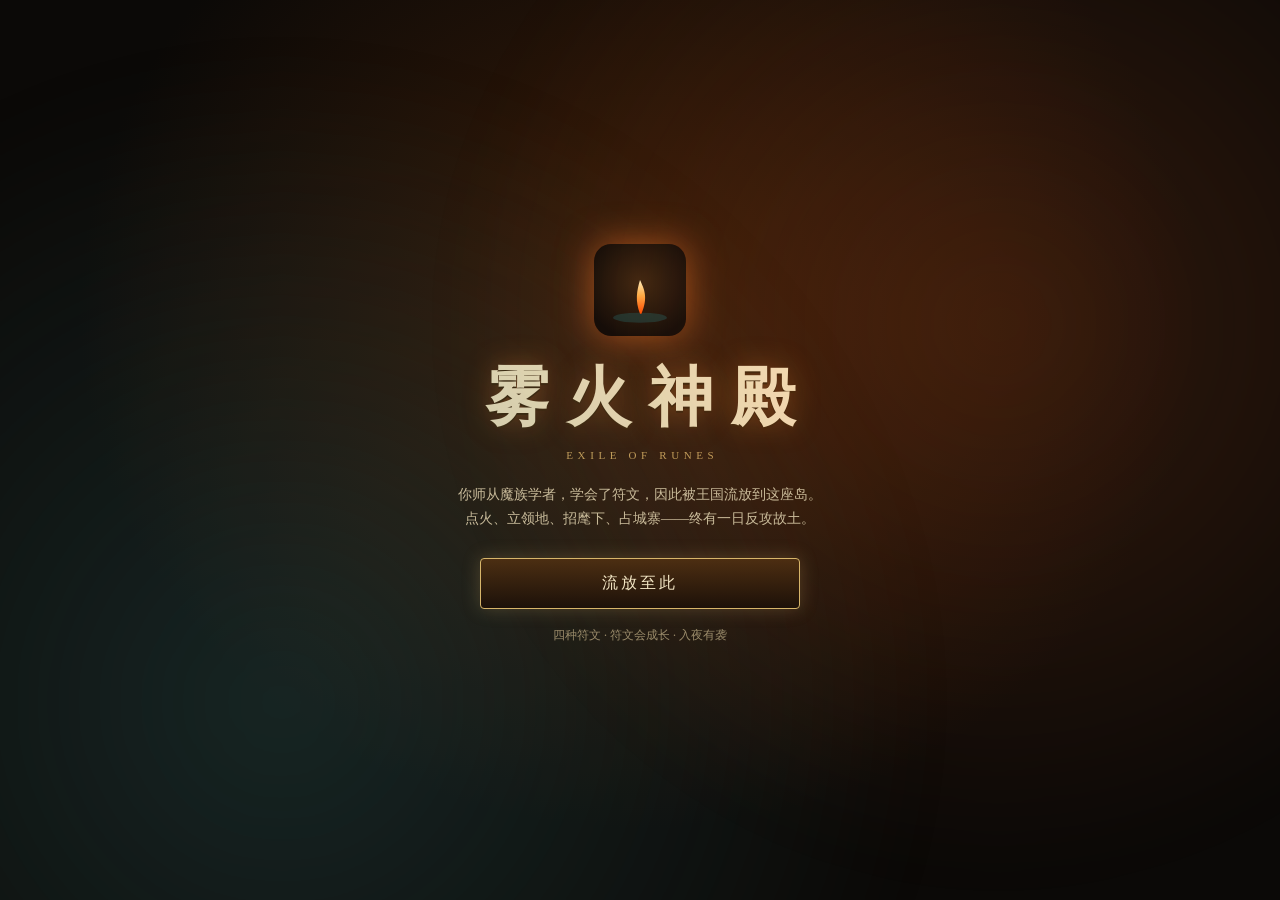
<file: index.html>
<!DOCTYPE html>
<html lang="zh-CN">
<head>
  <meta charset="UTF-8" />
  <meta name="viewport" content="width=device-width, initial-scale=1, maximum-scale=1, user-scalable=no, viewport-fit=cover" />
  <meta name="apple-mobile-web-app-capable" content="yes" />
  <meta name="mobile-web-app-capable" content="yes" />
  <meta name="apple-mobile-web-app-status-bar-style" content="black-translucent" />
  <meta name="theme-color" content="#0b0907" />
  <title>雾火神殿</title>
  <link rel="manifest" href="./manifest.json" />
  <link rel="icon" href="./icons/icon.svg" />
  <link rel="apple-touch-icon" href="./icons/icon.svg" />
  <link rel="stylesheet" href="./css/style.css" />
</head>
<body>
  <canvas id="c"></canvas>
  <div id="hurt"></div>

  <div id="boot" data-ui>
    <svg class="seal" viewBox="0 0 512 512" aria-hidden="true">
      <radialGradient id="g" cx="50%" cy="42%" r="62%">
        <stop offset="0%" stop-color="#3a2410"/>
        <stop offset="100%" stop-color="#0b0907"/>
      </radialGradient>
      <linearGradient id="f" x1="0" y1="1" x2="0" y2="0">
        <stop offset="0%" stop-color="#ff4a00"/>
        <stop offset="55%" stop-color="#ffb14a"/>
        <stop offset="100%" stop-color="#fff3c4"/>
      </linearGradient>
      <rect width="512" height="512" rx="96" fill="url(#g)"/>
      <ellipse cx="256" cy="410" rx="150" ry="28" fill="#1c4a4a" opacity=".55"/>
      <path d="M256 388c-28-72-18-128 0-188 22 48 48 96 8 188z" fill="url(#f)"/>
    </svg>
    <h1 class="title">雾火神殿</h1>
    <p class="subtitle">EXILE OF RUNES</p>
    <div id="boot-home">
      <p class="blurb">你师从魔族学者，学会了符文，因此被王国流放到这座岛。<br/>点火、立领地、招麾下、占城寨——终有一日反攻故土。</p>
      <div class="boot-actions">
        <button class="btn primary" id="btn-new" data-ui>流放至此</button>
        <button class="btn ghost hidden" id="btn-continue" data-ui>继续旅途</button>
      </div>
      <p class="hint">四种符文 · 符文会成长 · 入夜有袭</p>
    </div>
    <div id="rune-pick" class="hidden">
      <p class="blurb">王国因它将你流放。选一枚符文——它决定你怎么打、怎么活、怎么变强。<br/>符文等级只涨在它自己的路子上，四条路都能通到「世界最强」。</p>
      <div class="rune-grid" id="rune-grid"></div>
      <div class="boot-actions">
        <button class="btn primary" id="btn-rune-go" data-ui>以此符文流放</button>
        <button class="btn ghost" id="btn-rune-back" data-ui>返回</button>
      </div>
    </div>
  </div>

  <div id="hud" class="hidden">
    <div class="top-bar">
      <div>
        <div class="res-bar" data-ui>
          <div class="res">木 <b id="r-wood">0</b></div>
          <div class="res">石 <b id="r-stone">0</b></div>
          <div class="res">纤 <b id="r-fiber">0</b></div>
          <div class="res">晶 <b id="r-crystal">0</b></div>
          <div class="res">魂 <b id="r-essence">0</b></div>
          <div class="res">核 <b id="r-ember">0</b></div>
        </div>
        <div class="rune-chip" data-ui>
          <b id="rune-name">力量符文</b>
          <span id="rune-lv">Lv1</span>
          <i><em id="rune-xp"></em></i>
        </div>
        <div class="quest" data-ui>
          <small id="quest-lab">流放者</small>
          <div id="quest-text">点燃祭坛，在流放地立下领地</div>
        </div>
      </div>
      <div class="minimap-wrap" data-ui>
        <canvas id="minimap" width="128" height="128"></canvas>
        <div class="compass">北</div>
      </div>
    </div>

    <div class="side-btns">
      <button class="icon-btn" id="btn-bag" data-ui>包</button>
      <button class="icon-btn" id="btn-build" data-ui>筑</button>
      <button class="icon-btn" id="btn-craft" data-ui>造</button>
      <button class="icon-btn" id="btn-menu" data-ui>册</button>
    </div>

    <div class="bars">
      <div class="bar hp"><i id="hp-fill"></i><label id="hp-lab">生命</label></div>
      <div class="bar mp"><i id="mp-fill"></i><label id="mp-lab">魔力</label></div>
      <div class="bar st"><i id="st-fill"></i><label>耐力</label></div>
      <div class="bar sh" id="sh-bar"><i id="sh-fill"></i><label>腐化侵蚀</label></div>
    </div>

    <div class="nameplate" id="boss-plate">
      <div class="nm">雾狱守卫</div>
      <div class="bb"><i id="boss-hp"></i></div>
    </div>

    <button id="act" data-ui>交互</button>
    <div id="toast"></div>
    <div id="aim-hint"></div>

    <div id="joy" data-ui>
      <div class="knob" id="knob"></div>
    </div>

    <div id="hotbar" data-ui></div>

    <div class="cluster">
      <button class="sk locked" id="sk-3" data-ui data-slot="3"><b></b><span class="cd"></span></button>
      <button class="sk locked" id="sk-2" data-ui data-slot="2"><b></b><span class="cd"></span></button>
      <button class="sk locked" id="sk-1" data-ui data-slot="1"><b></b><span class="cd"></span></button>
      <button class="sk locked" id="sk-0" data-ui data-slot="0"><b></b><span class="cd"></span></button>
      <button class="atk" id="btn-atk" data-ui>劈</button>
    </div>
  </div>

  <div id="build-tray" data-ui>
    <div class="build-row" id="piece-row"></div>
    <div class="build-ops">
      <button class="btn" id="btn-rot">旋转</button>
      <button class="btn primary" id="btn-place">放置</button>
      <button class="btn ghost" id="btn-remove">拆除</button>
      <button class="btn ghost" id="btn-build-close">收起</button>
    </div>
  </div>

  <div id="bag-modal" class="modal hidden" data-ui>
    <div class="sheet sheet-wide">
      <h2>行囊 · 装备</h2>
      <div class="bag-layout">
        <div class="paper" id="paper-col">
          <div class="paper-lab">穿戴</div>
          <button class="gear-slot" id="gear-head" data-ui data-slot="head"><b>头</b><i></i></button>
          <button class="gear-slot" id="gear-body" data-ui data-slot="body"><b>身</b><i></i></button>
          <button class="gear-slot" id="gear-cloak" data-ui data-slot="cloak"><b>披</b><i></i></button>
        </div>
        <div class="bag-main">
          <div class="bag-grid" id="bag-grid"></div>
          <div class="bag-detail" id="bag-detail">点选物品：装备到快捷栏、穿上或使用。</div>
        </div>
      </div>
      <div class="bag-ops">
        <button class="btn" id="btn-bag-equip">装备</button>
        <button class="btn" id="btn-bag-use">使用</button>
        <button class="btn ghost" id="btn-bag-drop">丢弃 1</button>
        <button class="btn ghost" id="btn-bag-close">关闭</button>
      </div>
    </div>
  </div>

  <div id="craft-modal" class="modal hidden" data-ui>
    <div class="sheet sheet-wide">
      <h2>打造</h2>
      <p class="craft-note" id="craft-note">在工坊旁可打造全部配方。绷带、干粮可就地制作。</p>
      <div class="tabs" id="craft-tabs">
        <button class="tab on" data-ui data-tab="tool">工具</button>
        <button class="tab" data-ui data-tab="armor">防具</button>
        <button class="tab" data-ui data-tab="cons">消耗</button>
        <button class="tab" data-ui data-tab="magic">秘术</button>
      </div>
      <div class="grid" id="craft-grid"></div>
      <button class="btn ghost" style="margin-top:12px;width:100%" id="btn-craft-close">关闭</button>
    </div>
  </div>

  <div id="menu-modal" class="modal hidden" data-ui>
    <div class="sheet">
      <h2>流放者手册</h2>
      <p style="font-size:13px;line-height:1.7;color:#d9cba8;">
        你师从一位魔族学者，学会了符文。王国因此将你流放至此。<br/>
        <b>符文会成长</b>：右侧四个技能按等级解锁，等级只靠你自己的路子涨——杀、劳作、建造、治疗。<br/>
        <b>入夜会来袭</b>：造 <b>火塔</b> 圈出安全地，或用哨塔、傀儡、造物顶住。<br/>
        <b>建造是整栋放置</b>：工坊打造、傀儡台造傀儡、复生坛复活造物、粮圃药圃产粮产药、栅栏拒马拦人。<br/>
        小地图褐色方块是别的势力，清掉驻军后到旗帜处占领，可招募麾下；占下的地盘会上贡。<br/>
        北境「故土渡口」是反攻之路，需先占下两处地盘。<br/>
        键盘：技能 Q Z V G，装备 1-4，交互 E，建造 B，行囊 I，打造 C。
      </p>
      <div class="boot-actions" style="margin-top:8px;width:100%">
        <button class="btn" id="btn-quality">画质：中</button>
        <button class="btn" id="btn-audio">音效：开</button>
        <button class="btn ghost" id="btn-save">立刻保存</button>
        <button class="btn ghost" id="btn-reset">放弃存档并苏醒</button>
        <button class="btn primary" id="btn-menu-close">回到雾境</button>
      </div>
    </div>
  </div>

  <div id="dead-modal" class="modal hidden" data-ui>
    <div class="sheet">
      <h2>符文将你唤回</h2>
      <p style="font-size:14px;color:#d9cba8;">你在雾岛倒下。随身材料散落，祭坛上的禁忌符文仍记得你。</p>
      <button class="btn primary" style="width:100%;margin-top:8px" id="btn-respawn">在祭坛苏醒</button>
    </div>
  </div>

  <script src="./js/three.min.js"></script>
  <script src="./js/game.js"></script>
</body>
</html>
</file>
<file: css/style.css>
:root {
  --ink: #0b0907;
  --panel: rgba(12, 9, 7, 0.78);
  --gold: #d7b56a;
  --gold-dim: #8a7040;
  --ember: #ff7a32;
  --shroud: #3de0c5;
  --frost: #7fd7ff;
  --paper: #f3e6c4;
  --danger: #ff5a4a;
  --safe: #9adf6a;
  --ui-blur: 12px;
  --hud-pad: max(10px, env(safe-area-inset-left));
}

* {
  box-sizing: border-box;
  -webkit-tap-highlight-color: transparent;
  user-select: none;
  -webkit-user-select: none;
}

html, body {
  margin: 0;
  padding: 0;
  width: 100%;
  height: 100%;
  overflow: hidden;
  background: var(--ink);
  color: var(--paper);
  font-family: "Palatino Linotype", Palatino, "Songti SC", "Noto Serif SC", "Songti TC", serif;
  touch-action: none;
}

#c {
  position: fixed;
  inset: 0;
  width: 100%;
  height: 100%;
  display: block;
}

.hidden { display: none !important; }

#boot {
  position: fixed;
  inset: 0;
  z-index: 40;
  display: flex;
  flex-direction: column;
  align-items: center;
  justify-content: center;
  background:
    radial-gradient(ellipse at 50% 35%, #3a1c08 0%, #0b0907 62%);
  overflow: hidden;
}

#boot::before,
#boot::after {
  content: "";
  position: absolute;
  inset: -20%;
  background: radial-gradient(circle at 30% 70%, rgba(45, 90, 90, 0.35), transparent 42%);
  filter: blur(30px);
  animation: fogdrift 12s ease-in-out infinite alternate;
  pointer-events: none;
}

#boot::after {
  background: radial-gradient(circle at 70% 40%, rgba(255, 110, 40, 0.16), transparent 38%);
  animation-duration: 16s;
}

@keyframes fogdrift {
  from { transform: translateX(-4%) translateY(2%); }
  to { transform: translateX(5%) translateY(-3%); }
}

.seal {
  width: 92px;
  height: 92px;
  margin-bottom: 18px;
  filter: drop-shadow(0 0 18px rgba(255, 120, 40, 0.55));
}

h1.title {
  margin: 0;
  font-size: clamp(36px, 9vw, 64px);
  letter-spacing: 0.28em;
  font-weight: 600;
  text-indent: 0.28em;
  color: #f6e7c0;
  text-shadow: 0 2px 0 #3a2208, 0 0 28px rgba(255, 140, 50, 0.35);
}

.subtitle {
  margin: 8px 0 0;
  letter-spacing: 0.42em;
  text-indent: 0.42em;
  font-size: 11px;
  color: var(--gold);
  opacity: 0.85;
}

.blurb {
  max-width: 420px;
  margin: 22px 24px 0;
  text-align: center;
  line-height: 1.7;
  font-size: 14px;
  color: #d9cba8;
  opacity: 0.9;
}

.boot-actions {
  display: flex;
  flex-direction: column;
  gap: 10px;
  margin-top: 28px;
  width: min(320px, calc(100% - 48px));
  z-index: 2;
}

.btn {
  appearance: none;
  border: 1px solid var(--gold-dim);
  background: linear-gradient(180deg, rgba(80, 48, 18, 0.9), rgba(28, 16, 8, 0.92));
  color: var(--paper);
  font: inherit;
  letter-spacing: 0.18em;
  padding: 14px 18px;
  border-radius: 4px;
  cursor: pointer;
  text-align: center;
}

.btn:active { transform: scale(0.98); filter: brightness(1.15); }
.btn.primary {
  border-color: var(--gold);
  box-shadow: 0 0 18px rgba(215, 181, 106, 0.25);
}
.btn.ghost {
  background: rgba(10, 8, 6, 0.45);
}

.hint {
  margin-top: 18px;
  font-size: 12px;
  color: #9a8b6a;
  z-index: 2;
}

#boot-home, #rune-pick {
  display: flex;
  flex-direction: column;
  align-items: center;
  width: 100%;
  z-index: 2;
}
#rune-pick.hidden, #boot-home.hidden { display: none !important; }

.rune-grid {
  display: grid;
  grid-template-columns: 1fr 1fr;
  gap: 8px;
  width: min(420px, calc(100% - 40px));
  margin-top: 8px;
}
.rune-card {
  appearance: none;
  text-align: left;
  padding: 12px 12px 14px;
  border: 1px solid rgba(215, 181, 106, 0.28);
  background: rgba(10, 8, 6, 0.62);
  color: inherit;
  font: inherit;
  border-radius: 8px;
}
.rune-card b {
  display: block;
  letter-spacing: 0.22em;
  color: var(--gold);
  margin-bottom: 6px;
  font-size: 15px;
}
.rune-card span {
  font-size: 12px;
  color: #cbb896;
  line-height: 1.5;
}
.rune-card em {
  font-style: normal;
  color: #9c8a6a;
  font-size: 11px;
}
.rune-card.on {
  border-color: var(--gold);
  box-shadow: 0 0 14px rgba(215, 181, 106, 0.28);
  background: rgba(48, 28, 10, 0.72);
}

#hud {
  position: fixed;
  inset: 0;
  z-index: 10;
  pointer-events: none;
}

#hud > * , #hud button, #hud .panel, #joy, #look-hint {
  pointer-events: auto;
}

.top-bar {
  position: absolute;
  top: max(8px, env(safe-area-inset-top));
  left: var(--hud-pad);
  right: max(10px, env(safe-area-inset-right));
  display: flex;
  justify-content: space-between;
  gap: 8px;
  align-items: flex-start;
}

.res-bar {
  display: flex;
  flex-wrap: wrap;
  gap: 6px;
  background: var(--panel);
  backdrop-filter: blur(var(--ui-blur));
  border: 1px solid rgba(215, 181, 106, 0.28);
  border-radius: 6px;
  padding: 6px 8px;
}

.res {
  display: flex;
  align-items: center;
  gap: 4px;
  font-size: 13px;
  min-width: 52px;
  color: var(--paper);
}
.res b { font-weight: 600; color: var(--gold); }

.quest {
  margin-top: 8px;
  background: var(--panel);
  backdrop-filter: blur(var(--ui-blur));
  border: 1px solid rgba(215, 181, 106, 0.22);
  border-radius: 6px;
  padding: 8px 10px;
  max-width: 260px;
  font-size: 12px;
  line-height: 1.45;
}
.quest small { color: var(--gold); letter-spacing: 0.14em; }

.rune-chip {
  margin-top: 8px;
  background: var(--panel);
  backdrop-filter: blur(var(--ui-blur));
  border: 1px solid rgba(215, 181, 106, 0.28);
  border-radius: 6px;
  padding: 6px 9px 8px;
  max-width: 260px;
  font-size: 12px;
  display: flex;
  align-items: center;
  gap: 8px;
  flex-wrap: wrap;
}
.rune-chip b { color: var(--gold); font-weight: 600; letter-spacing: 0.06em; }
.rune-chip span { color: var(--paper); opacity: 0.85; }
.rune-chip i {
  flex: 1 0 100%;
  height: 4px;
  background: rgba(0,0,0,0.5);
  border-radius: 99px;
  overflow: hidden;
}
.rune-chip i em {
  display: block;
  height: 100%;
  width: 0%;
  background: linear-gradient(90deg, #c4a35a, #ffe07a);
}

.minimap-wrap {
  position: relative;
  width: 108px;
  height: 108px;
  border-radius: 8px;
  overflow: hidden;
  border: 1px solid rgba(215, 181, 106, 0.4);
  box-shadow: 0 8px 24px rgba(0,0,0,0.45);
}
#minimap { display: block; width: 100%; height: 100%; background: #0a1210; }
.compass {
  position: absolute;
  top: 4px;
  left: 50%;
  transform: translateX(-50%);
  font-size: 10px;
  color: var(--gold);
  pointer-events: none;
}

.bars {
  position: absolute;
  left: 50%;
  transform: translateX(-50%);
  bottom: max(118px, calc(env(safe-area-inset-bottom) + 108px));
  width: min(420px, calc(100% - 24px));
  display: flex;
  flex-direction: column;
  gap: 4px;
  pointer-events: none;
}

.bar {
  height: 10px;
  background: rgba(0,0,0,0.5);
  border: 1px solid rgba(255,255,255,0.08);
  border-radius: 99px;
  overflow: hidden;
  position: relative;
}
.bar > i {
  display: block;
  height: 100%;
  width: 50%;
  border-radius: inherit;
}
.bar.hp > i { background: linear-gradient(90deg, #7a1c14, #e85a3a); }
.bar.mp > i { background: linear-gradient(90deg, #23246a, #6a8aff); }
.bar.st > i { background: linear-gradient(90deg, #1d4a3a, #3dcaa0); }
.bar.sh { display: none; }
.bar.sh.show { display: block; }
.bar.sh > i { background: linear-gradient(90deg, #2a1060, #3de0c5); }
.bar label {
  position: absolute;
  inset: 0;
  font-size: 9px;
  line-height: 10px;
  text-align: center;
  color: #fff;
  text-shadow: 0 1px 2px #000;
  font-family: system-ui, sans-serif;
}

#joy {
  position: absolute;
  left: max(18px, env(safe-area-inset-left));
  bottom: max(22px, env(safe-area-inset-bottom));
  width: 128px;
  height: 128px;
  border-radius: 50%;
  background: rgba(20, 14, 10, 0.28);
  border: 1px solid rgba(215, 181, 106, 0.22);
  opacity: 0.85;
}
#joy .knob {
  position: absolute;
  width: 54px;
  height: 54px;
  left: 50%;
  top: 50%;
  margin: -27px 0 0 -27px;
  border-radius: 50%;
  background: rgba(243, 230, 196, 0.28);
  border: 1px solid rgba(215, 181, 106, 0.55);
}

#hotbar {
  position: absolute;
  right: max(204px, calc(env(safe-area-inset-right) + 192px));
  bottom: max(18px, env(safe-area-inset-bottom));
  display: flex;
  flex-direction: column-reverse;
  gap: 6px;
  pointer-events: auto;
}
.slot {
  width: 48px;
  height: 48px;
  border-radius: 10px;
  border: 1px solid rgba(215, 181, 106, 0.32);
  background: rgba(12, 9, 7, 0.78);
  color: var(--paper);
  font: inherit;
  padding: 0;
  display: flex;
  flex-direction: column;
  align-items: center;
  justify-content: center;
  line-height: 1.05;
  letter-spacing: 0.04em;
  position: relative;
}
.slot b {
  font-size: 15px;
  font-weight: 600;
}
.slot i {
  font-style: normal;
  font-size: 9px;
  color: #cbb896;
  letter-spacing: 0.08em;
}
.slot .n {
  position: absolute;
  top: 2px;
  left: 4px;
  font-size: 9px;
  color: var(--gold-dim);
  font-family: system-ui, sans-serif;
}
.slot.sel {
  border-color: var(--gold);
  box-shadow: 0 0 0 1px var(--gold), 0 0 12px rgba(215, 181, 106, 0.35);
  background: rgba(48, 28, 10, 0.9);
}
.slot.ready {
  box-shadow: 0 0 10px rgba(154, 223, 106, 0.35);
}

#aim-hint {
  position: absolute;
  right: max(22px, env(safe-area-inset-right));
  bottom: max(210px, calc(env(safe-area-inset-bottom) + 200px));
  font-size: 12px;
  letter-spacing: 0.16em;
  color: var(--gold);
  text-shadow: 0 1px 4px #000;
  pointer-events: none;
  opacity: 0;
  transition: opacity 0.15s;
}
#aim-hint.show { opacity: 1; }

.cluster {
  position: absolute;
  right: max(12px, env(safe-area-inset-right));
  bottom: max(18px, env(safe-area-inset-bottom));
  width: 188px;
  height: 188px;
  pointer-events: none;
}
.cluster button {
  pointer-events: auto;
  position: absolute;
  border: 1px solid rgba(215, 181, 106, 0.45);
  background: rgba(16, 10, 6, 0.72);
  color: var(--paper);
  font: inherit;
  border-radius: 50%;
  display: grid;
  place-items: center;
  padding: 0;
  line-height: 1.1;
  letter-spacing: 0.04em;
}
.cluster button:active { filter: brightness(1.25); }
.cluster .atk {
  width: 76px;
  height: 76px;
  right: 8px;
  bottom: 8px;
  font-size: 18px;
  background: radial-gradient(circle at 40% 30%, rgba(255,140,60,0.45), rgba(40,16,6,0.85));
  border-color: var(--ember);
}
.cluster .atk[data-tool="axe"] {
  background: radial-gradient(circle at 40% 30%, rgba(196, 140, 70, 0.5), rgba(40, 22, 8, 0.88));
  border-color: #c4a35a;
}
.cluster .atk[data-tool="pick"] {
  background: radial-gradient(circle at 40% 30%, rgba(160, 170, 180, 0.45), rgba(20, 22, 24, 0.88));
  border-color: #9aa4b0;
}
.cluster .atk[data-tool="sickle"] {
  background: radial-gradient(circle at 40% 30%, rgba(90, 160, 80, 0.45), rgba(12, 28, 12, 0.88));
  border-color: #7cbf6a;
}
.cluster .atk.ready {
  box-shadow: 0 0 16px rgba(215, 181, 106, 0.55);
}
.cluster .sk {
  width: 52px;
  height: 52px;
  font-size: 13px;
}
.cluster .sk.locked { opacity: 0.35; filter: grayscale(1); }
.cluster .sk .cd {
  position: absolute;
  inset: 0;
  border-radius: 50%;
  background: conic-gradient(rgba(0,0,0,0.72) var(--p, 0%), transparent 0);
  pointer-events: none;
}
.cluster .sk b {
  font-weight: 700;
  font-size: 15px;
  position: relative;
  z-index: 1;
}
#sk-0 { right: 92px; bottom: 18px; }
#sk-1 { right: 18px; bottom: 92px; }
#sk-2 { right: 96px; bottom: 78px; }
#sk-3 { right: 58px; top: 0; width: 48px; height: 48px; }

.side-btns {
  position: absolute;
  left: max(10px, env(safe-area-inset-left));
  top: 50%;
  transform: translateY(-50%);
  display: flex;
  flex-direction: column;
  gap: 8px;
}
.icon-btn {
  width: 46px;
  height: 46px;
  border-radius: 10px;
  border: 1px solid rgba(215, 181, 106, 0.35);
  background: var(--panel);
  color: var(--paper);
  font: inherit;
  font-size: 14px;
  letter-spacing: 0.08em;
}
.icon-btn.on {
  border-color: var(--gold);
  box-shadow: 0 0 10px rgba(215, 181, 106, 0.35);
}

#act {
  position: absolute;
  left: 50%;
  bottom: max(148px, calc(env(safe-area-inset-bottom) + 138px));
  transform: translateX(-50%);
  min-width: 132px;
  height: 44px;
  padding: 0 16px;
  border-radius: 22px;
  border: 1px solid var(--gold);
  background: rgba(40, 24, 8, 0.82);
  color: var(--paper);
  font: inherit;
  letter-spacing: 0.2em;
  display: none;
}
#act.show { display: block; }

#toast {
  position: absolute;
  top: 22%;
  left: 50%;
  transform: translateX(-50%);
  background: rgba(8,6,4,0.8);
  border: 1px solid rgba(215, 181, 106, 0.35);
  padding: 8px 14px;
  border-radius: 6px;
  font-size: 14px;
  opacity: 0;
  transition: opacity 0.25s;
  pointer-events: none;
  white-space: nowrap;
  max-width: 90%;
  overflow: hidden;
  text-overflow: ellipsis;
}
#toast.show { opacity: 1; }

.dmg {
  position: absolute;
  pointer-events: none;
  font-size: 16px;
  font-weight: 700;
  color: #ffd2a8;
  text-shadow: 0 1px 2px #000;
  animation: pop 0.7s ease-out forwards;
  font-family: system-ui, sans-serif;
}
.dmg.heal { color: #9adf6a; }
.dmg.magic { color: #7fd7ff; }
@keyframes pop {
  from { transform: translate(-50%, 0); opacity: 1; }
  to { transform: translate(-50%, -36px); opacity: 0; }
}

.sheet-wide { width: min(640px, 100%); max-height: min(84vh, 720px); overflow: auto; }
.bag-layout { display: flex; gap: 12px; align-items: flex-start; }
.paper {
  display: flex;
  flex-direction: column;
  gap: 8px;
  min-width: 70px;
}
.paper-lab { font-size: 11px; letter-spacing: 0.2em; color: var(--gold); }
.gear-slot {
  width: 64px;
  height: 64px;
  border-radius: 8px;
  border: 1px solid rgba(215, 181, 106, 0.32);
  background: rgba(255,255,255,0.03);
  color: var(--paper);
  font: inherit;
  padding: 4px;
  display: flex;
  flex-direction: column;
  align-items: center;
  justify-content: center;
}
.gear-slot b { font-size: 12px; }
.gear-slot i { font-style: normal; font-size: 11px; color: var(--gold); }
.gear-slot.sel { border-color: var(--gold); }
.bag-main { flex: 1; min-width: 0; }
.bag-grid {
  display: grid;
  grid-template-columns: repeat(6, 1fr);
  gap: 4px;
}
.cell {
  aspect-ratio: 1;
  border: 1px solid rgba(215, 181, 106, 0.22);
  background: rgba(0,0,0,0.28);
  border-radius: 6px;
  color: var(--paper);
  font: inherit;
  padding: 2px;
  position: relative;
  display: flex;
  flex-direction: column;
  align-items: center;
  justify-content: center;
  line-height: 1.1;
}
.cell b { font-size: 12px; }
.cell .qty {
  position: absolute;
  right: 3px;
  bottom: 2px;
  font-size: 10px;
  color: var(--gold);
  font-family: system-ui, sans-serif;
}
.cell.sel { border-color: var(--gold); box-shadow: 0 0 0 1px var(--gold); }
.bag-detail {
  margin-top: 8px;
  min-height: 44px;
  font-size: 13px;
  color: #d9cba8;
  line-height: 1.5;
}
.bag-ops {
  display: flex;
  flex-wrap: wrap;
  gap: 8px;
  margin-top: 12px;
}
.bag-ops .btn { flex: 1; min-width: 72px; letter-spacing: 0.12em; padding: 10px 8px; }
.tabs { display: flex; gap: 6px; margin: 0 0 10px; }
.tab {
  flex: 1;
  border: 1px solid rgba(215, 181, 106, 0.28);
  background: rgba(255,255,255,0.03);
  color: var(--paper);
  font: inherit;
  letter-spacing: 0.12em;
  padding: 8px 6px;
  border-radius: 6px;
}
.tab.on { border-color: var(--gold); background: rgba(80, 48, 18, 0.45); }
.craft-note { margin: 0 0 10px; font-size: 12px; color: #cbb896; line-height: 1.5; }
@media (max-width: 520px) {
  .bag-layout { flex-direction: column; }
  .paper { flex-direction: row; align-items: stretch; }
  .gear-slot { flex: 1; width: auto; height: 56px; }
}

@media (max-height: 470px) {
  .top-bar > div:first-child {
    display: flex;
    flex-flow: row wrap;
    align-items: flex-start;
    gap: 6px;
  }
  .top-bar > div:first-child > * { margin-top: 0; }
  .rune-chip { padding: 4px 8px 6px; font-size: 11px; max-width: 168px; }
  .quest { padding: 5px 8px; font-size: 11px; max-width: 210px; }
  .quest small { display: none; }
}

.modal {
  position: fixed;
  inset: 0;
  z-index: 30;
  background: rgba(4, 3, 2, 0.62);
  display: flex;
  align-items: flex-end;
  justify-content: center;
  padding: 12px 12px max(16px, env(safe-area-inset-bottom));
}
.sheet {
  width: min(560px, 100%);
  max-height: min(72vh, 560px);
  overflow: auto;
  background: linear-gradient(180deg, #1a140e, #0e0b08);
  border: 1px solid var(--gold-dim);
  border-radius: 12px 12px 6px 6px;
  padding: 14px;
}
.sheet h2 {
  margin: 0 0 10px;
  font-size: 18px;
  letter-spacing: 0.2em;
  color: var(--gold);
  font-weight: 600;
}
.grid {
  display: grid;
  grid-template-columns: repeat(auto-fill, minmax(118px, 1fr));
  gap: 8px;
}
.card {
  border: 1px solid rgba(215, 181, 106, 0.28);
  background: rgba(255,255,255,0.03);
  border-radius: 8px;
  padding: 10px;
  color: inherit;
  font: inherit;
  text-align: left;
}
.card:disabled { opacity: 0.4; }
.card b { display: block; margin-bottom: 4px; }
.card span { font-size: 12px; color: #cbb896; }

#build-tray {
  position: fixed;
  left: 0;
  right: 0;
  bottom: 0;
  z-index: 20;
  background: linear-gradient(180deg, rgba(10,8,6,0.2), rgba(10,8,6,0.92));
  padding: 8px 8px max(12px, env(safe-area-inset-bottom));
  display: none;
  gap: 8px;
  flex-direction: column;
}
#build-tray.open { display: flex; }
.build-row {
  display: flex;
  gap: 6px;
  overflow-x: auto;
  padding: 4px;
}
.piece {
  flex: 0 0 auto;
  width: 86px;
  height: 64px;
  border-radius: 8px;
  border: 1px solid rgba(215, 181, 106, 0.3);
  background: rgba(20,14,10,0.85);
  color: var(--paper);
  font: inherit;
  font-size: 12px;
  display: flex;
  flex-direction: column;
  align-items: center;
  justify-content: center;
  gap: 4px;
  padding: 4px;
}
.piece b { font-weight: 600; letter-spacing: 0.08em; }
.piece i { font-style: normal; font-size: 10px; color: #b7a483; }
.piece.sel { border-color: var(--gold); box-shadow: 0 0 0 1px var(--gold); }
.build-ops {
  display: flex;
  gap: 8px;
  justify-content: center;
}
.build-ops .btn { letter-spacing: 0.12em; padding: 10px 14px; }

.nameplate {
  position: absolute;
  left: 50%;
  top: 18%;
  transform: translateX(-50%);
  text-align: center;
  pointer-events: none;
  display: none;
}
.nameplate.show { display: block; }
.nameplate .nm { letter-spacing: 0.24em; color: #e7c27a; }
.nameplate .bb {
  width: 180px;
  height: 8px;
  margin: 6px auto 0;
  background: #220;
  border: 1px solid #a66;
  border-radius: 99px;
  overflow: hidden;
}
.nameplate .bb i { display: block; height: 100%; background: #c33; width: 100%; }

#hurt {
  position: fixed;
  inset: 0;
  pointer-events: none;
  z-index: 9;
  box-shadow: inset 0 0 80px rgba(160, 0, 0, 0.0);
  transition: box-shadow 0.12s;
}
#hurt.on { box-shadow: inset 0 0 90px rgba(170, 10, 0, 0.55); }
#hurt.shroud { box-shadow: inset 0 0 100px rgba(40, 0, 80, 0.45), inset 0 0 40px rgba(0, 180, 160, 0.18); }

@media (min-width: 900px) {
  .cluster { right: 40px; bottom: 36px; transform: scale(1.08); }
  #joy { left: 40px; bottom: 40px; }
}
</file>
